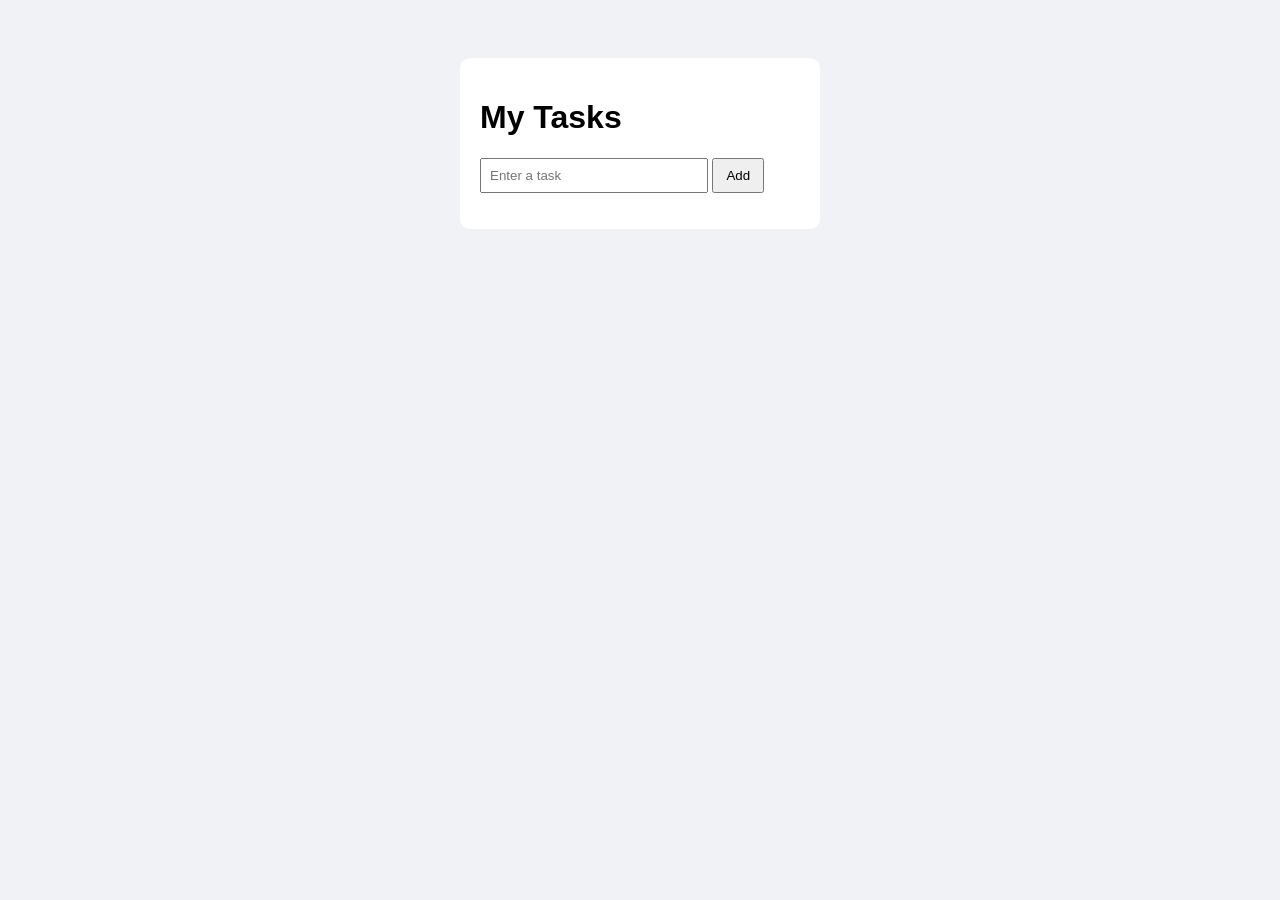
<file: index.html>
<!DOCTYPE html>
<html>
    <head>
        <title>To-Do List</title>

        <link rel="stylesheet" href="style.css">


    </head>

    <body>

        <div class="box">

            <h1>My Tasks</h1>

            <input type="text" id="taskInput" placeholder="Enter a task">
            <button onclick="addTask()">Add</button>
            <ul id="taskList"></ul>

        </div>


        <script src="script.js"></script>
    </body>
    </html>
</file>
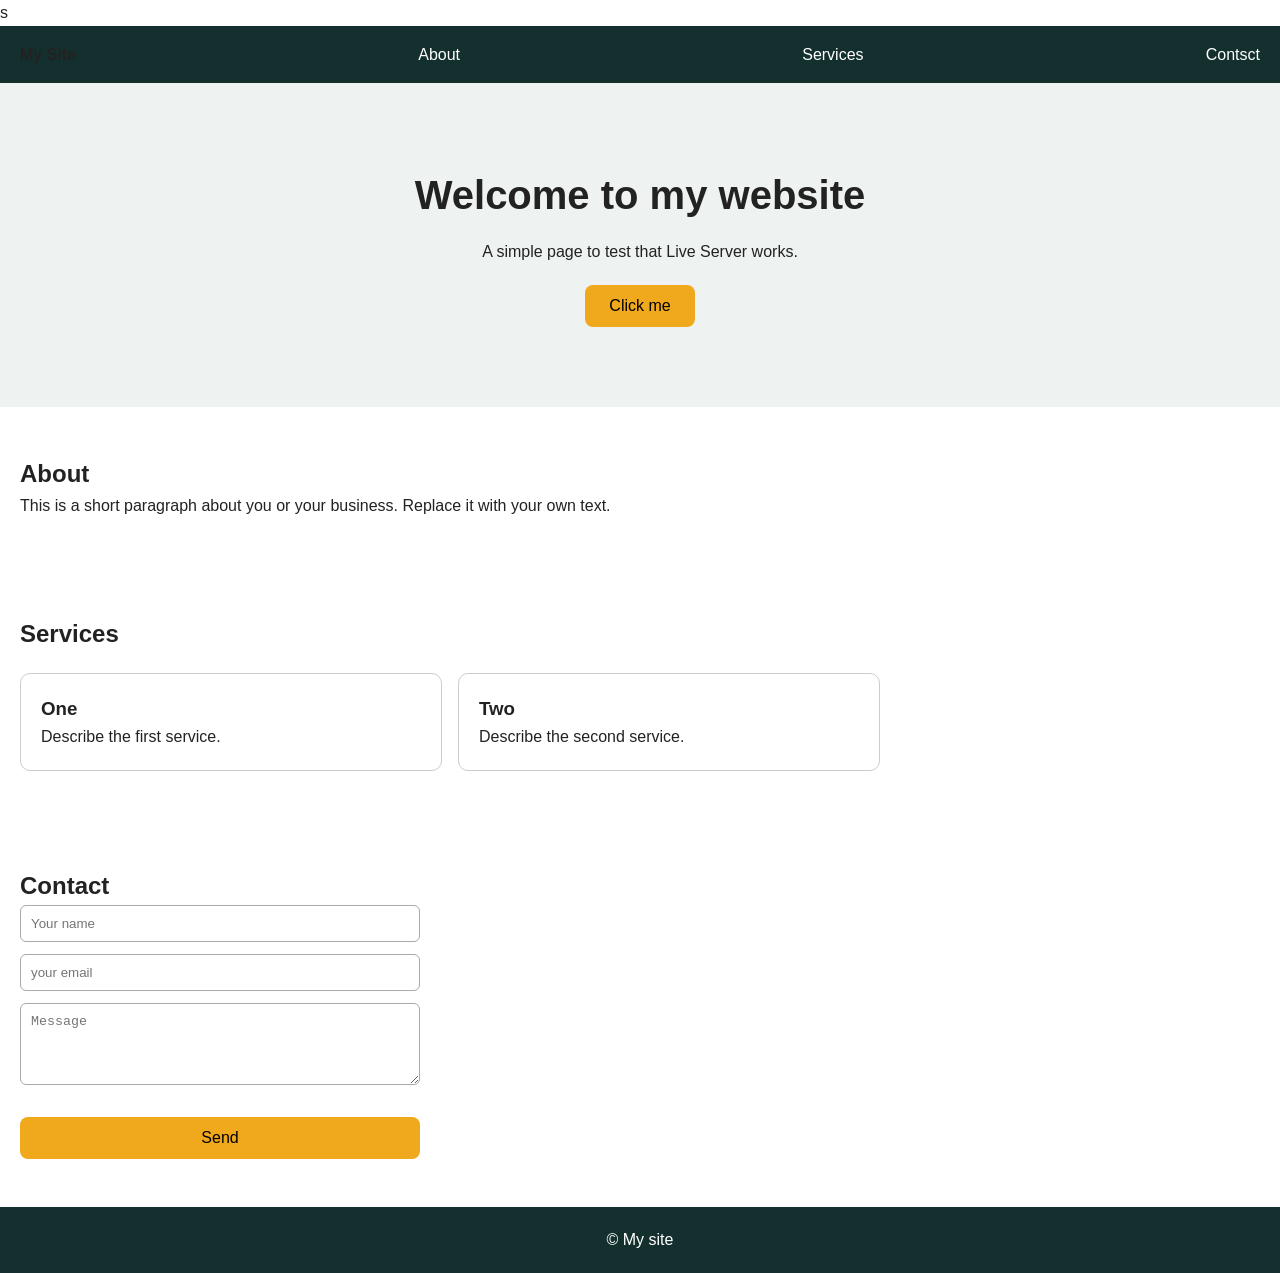
<file: index2.html>
s<!DOCTYPE html>
<html lang="en">

<head>

    <meta charset="UTF-8">
    <meta name="viewport" content="width=device-width, initial-scale=1">

    <title>My Page</title>


    <style>

        * { box-sizing: border-box; margin: 0; padding: } 
        body { font-family: Arial, sans-serif; line-height: 1.6; color: #222; } 
        header { background: #14302e; color #fff; padding: 16px  20px; display: flex; justify-content: space-between; align-items: center; } 
        header a { color: #fff; margin-left: 16px; text-decoration: none; } 
        .hero { padding: 80px 20px; text-align: center; background: #eef3f1; } 
        .hero h1 { font-size: 2.5rem; margin-bottom: 12px; } 
        .btn { display: inline-block; margin-top: 20px; padding: 12px 24px; background: #f0a81c; color: #000; border: none; border-radius: 8px; cursor: pointer; font-size: 1rem; } 
        section { padding: 48px 20px;  max-width: 900px; margin 0 auto; } 
        .cards { display: grid; grid-template-columns: repeat(auto-fit, minmax(220px, 1fr)); gap: 16px; margin-top: 20px; } 
        .card { border: 1px solid #ccc; border-radius: 10px; padding: 20px; } 
        form { display: grid; gap: 12px; max-width: 400px; margin-top 16px; } 
        input, textarea { padding: 10px; font-size 1rem; border: 1px solid #aaa; border-radius: 6px; } 
        footer { background: #14302e; color: #fff; text-align: center; padding: 20px; } 

        </style>

    </head>
    <body>

        <header>

            <strong>My Site</strong> 

        </nav>
        <a href="#about">About</a>
        <a href="#services">Services</a>
        <a href="contact">Contsct</a>

    </nav>
</header>

<div class="hero">
    <h1>Welcome to my website</h1>
    <p>A simple page to test that Live Server works.</p>
    <button class="btn" id="hello">Click me</button>
    <p id="msg"></p>

</div>

<section id="about">
    <h2>About</h2>
    <p>This is a short paragraph about you or your business. Replace it with your own text.</p>
</section>

<section id="services">
    <h2>Services</h2>
    <div class="cards">
        <div class="card"><h3>One</h3><p>Describe the first service.</p></div> 
        <div class="card"><h3>Two</h3><p>Describe the second service.</p></div>

    </div>

</section>

<section id="contact">

    <h2>Contact</h2>

    <form id="form">


        <input type="text" id="name" placeholder="Your name" required>
        <input type="email" id="email" placeholder="your email" required>
        <textarea id="text" rows="4"  placeholder="Message"></textarea>
        <button class="btn" type="submit">Send</button>

    </form>

    <p id="status"></P>
    </section>

    <footer>&copy; <span id="year"></span> My site</footer>

    <script>

        document.getElementById("hello").addEventListener("click", function () {
            document.getElementById("msg").textContent = "It works! Today is " + new Date().toDateString();
        });

        document.getElementById("form").addEventListener("submit", function (e) {
            e.preventDefault(); 

            document.getElementById("status").textContent = 
            "Thanks, " + document.getElementById("name").value + "! Message received.";

            e.target.reset(); 

        });


            document.getElementById("year").textContent = new Date().getFullyYear();

            </script>

            </body>

            </html>
</file>
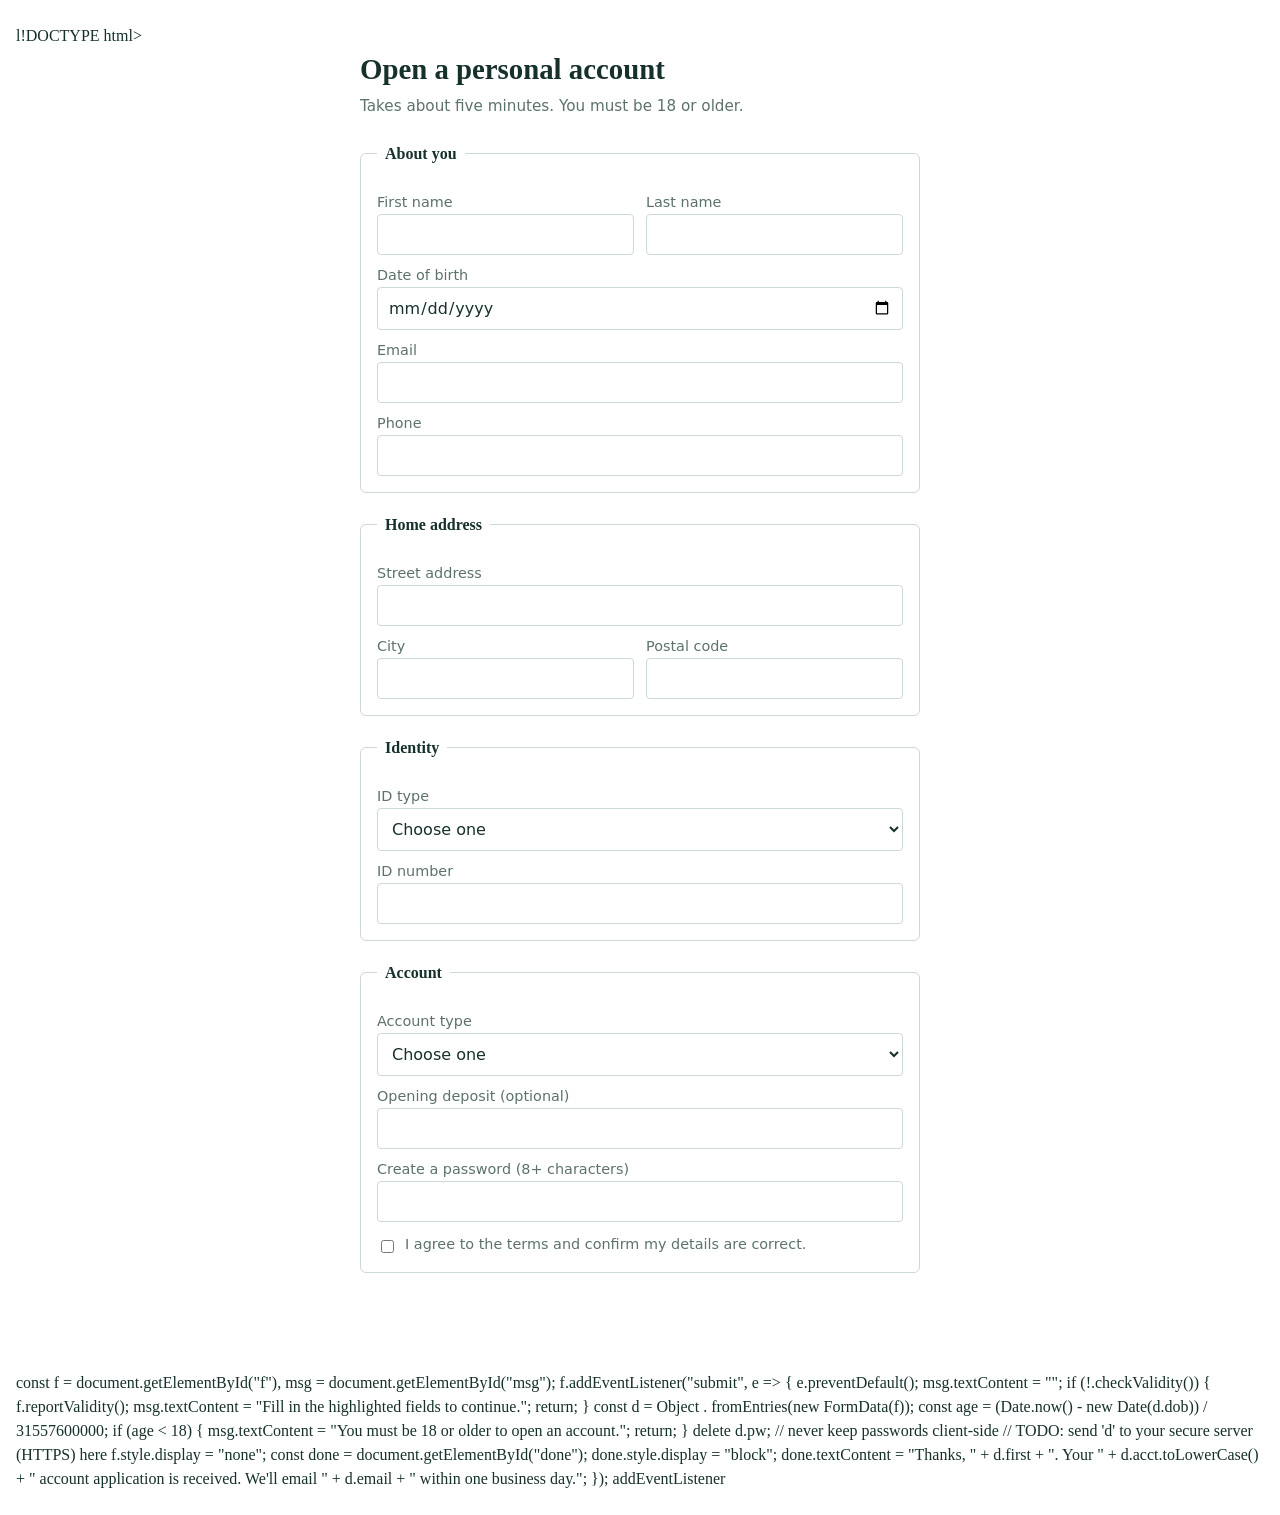
<file: open-account.html>
l!DOCTYPE html> 

<html lang="en">

<head> 
     
    <meta charset="UTF-8"> 
    <meta name="viewport" content="width=device-width, initial-scale=1"> 

    <title>Open a personal account</title> 

    <style> 

    :root{--bg:#f3f6f4,--card:#fff;--ink:#16302b;--muted:#5d726c;--line:#cdd9d4;--accent:#--err:#b3261e} 
    @media (prefers-color-scheme:dark){:root{--bg:#0f1a17;--card:#172521;--ink:#e6f0ec;--muted:#9bb2aa;--line:#2c423c;--accent:#4fc3a4;--err:#ff8a80}} 
    *{box-sizing:border-box} 
    body{margin:0;background:var(--bg);color:var(--ink);font:16px/1.5 Georgia,"Times New Roman",sefif;padding:24px 16px} 
    main{max-width:560px;margin:0 auto} 
    h1{font-size:1.8rem;margin:0 0 4px} 
    p.sub{color:var(--muted);margin:0 0 24px;font-family:system-ui,sans-serif;font-size:.95rem} 
    fieldset{border:1px solid var(--line);border-radius:6px;padding:16px;margin:0 0 20px;background:var(--card)} 
     legend{padding:0 8px;font-weight:bold} 
    label{display:block;margin-top:12px;font:.9rem system-ui,sans-serif;color:var(--muted)} 
    input,select{width:100%;margin-top:4px;padding:10px;border:1px  solid var(--line);border-radius:4px;font:1rem system-ui,sans-serif;background:transparent;color:var(--ink)} 
   input:focus,select:focus,button:focus-visible{outline:2px solid var(--accent);outline-offset:1px} 
.row{display:grid;grid-template-columns:1fr 1fr;gap:12px} 
.check{display:flex;gap:8px;align-items:flex-start;margin-top:14px} 
.check input{width:auto;margin-top:4px} 
.err{color:var(--err);font:.85rem system-ui,sans-serif;min-height:1.1em} 
button{width:100%;padding:14px;border:0;border-radius:4px;background:var(--accent);color:#fff;font:bold 1rem system-ui,sans-serif;cursor:pointer} 
#done{display:none;padding:20px;border:1px solid var(--accent);border-radius:6px;background:var(--card)} 

</style> 
</head> 
<body>

    <main> 
        <h1>Open a personal account</h1> 
        <p class="sub">Takes about five minutes. You must be 18 or older.</p> 

        <form id="f" novalidate> 
            <fieldset> 

                <legend>About you</legend>
                <div class="row"> 

                    <label>First name<input name="first" required autocomplete="given-name"></label> 
                    <label>Last name<input name="last" required autocomplete="family-name"></label>

                </div>

                <label>Date of birth<input type="date" name="dob" required></label> 
                <label>Email<input type="email" name="email" required autocomplete="email"></label> 
                <label>Phone<input type="tel" name="phone" required autocomplete="tel"></label> 

            </fieldset>

            <fieldset>
                <legend>Home address</legend> 
                <label>Street address<input name="street" required autocomplete="street-address"></label>
                <div class="row"> 

                    <label>City<input name="city" required></label> 
                    <label>Postal code<input name="zip" required></label> 

                </div> 

            </fieldset> 

            <fieldset> 
                <legend>Identity</legend> 
                <label>ID type

                    <select name="idtype" required> 
                        <option value="">Choose one</option> 
                        <option>Passport</option> 
                        <option>Driver's licence</option> 
                        <option>National ID card</option> 

                    </select> 
                </label> 

                <label>ID number<input name="idnum" required></label> 
            </fieldset> 

            <fieldset> 

                <legend>Account</legend> 
                <label>Account type
                    <select name="acct" required> 
                        <option value="">Choose one</option> 
                        <option>Checking</option> 
                        <option>Savings</option> 

                    </select> 

                </label> 

                <label>Opening deposit (optional)<input type="number" name="deposit" min="0" step="0.01"></label> 
                <label>Create a password (8+ characters)<input type="password" name="pw"  minlength="8" required autocomplete="new-password"></label> 
                <div class="check"><input type="checkbox"  id="terms" required><label for="terms" style="margin:0">I agree to the terms and confirm my details are correct.</label></div> 
            </fieldset> 


            <div class="err" id="msg" role="alert"></div> 
            <button type="submit">Open account</button>  

        </form> 

        <div id="done" role="status"></div> 
    </main> 

    <scripts>

    const f = document.getElementById("f"), msg = document.getElementById("msg"); 
    f.addEventListener("submit", e => { 
        e.preventDefault(); 
        msg.textContent = ""; 

        if (!.checkValidity()) { 
            f.reportValidity(); 

            msg.textContent = "Fill in the highlighted fields to continue.";  
            return; 

        } 

        const d = Object . fromEntries(new FormData(f)); 
        const age = (Date.now() - new Date(d.dob))  /  31557600000; 
        if (age < 18) { msg.textContent = "You must be 18  or older to open an account."; return; } 
        delete d.pw; // never keep passwords client-side 
        // TODO: send 'd' to your secure server  (HTTPS) here 
        f.style.display = "none";
        const done = document.getElementById("done"); 
         done.style.display = "block"; 

         done.textContent = "Thanks, " +  d.first + ". Your " + d.acct.toLowerCase() + " account application is received. We'll email " + d.email + " within one  business day.";


        
         
    }); 

</script> 
</body> addEventListener
</html>
</file>
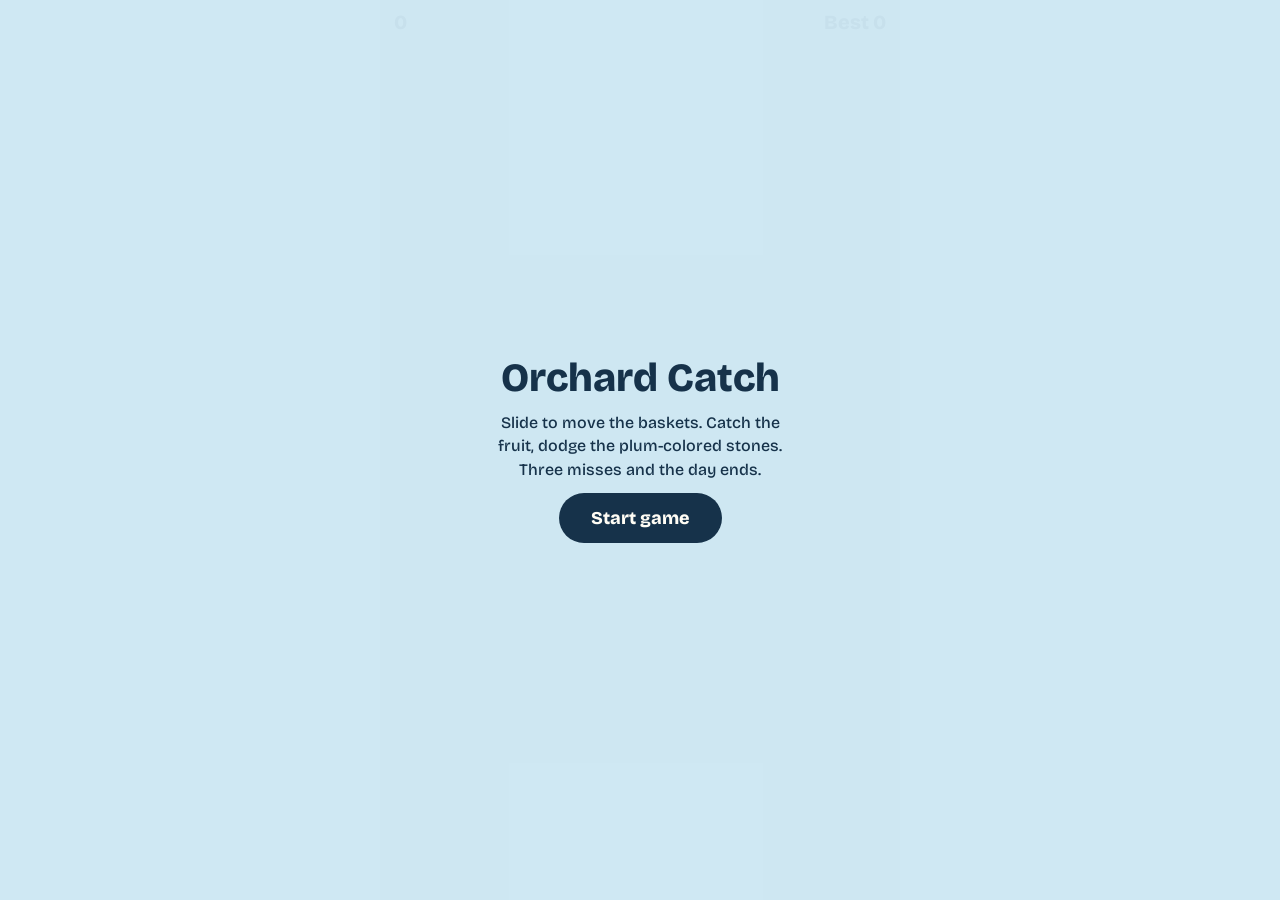
<file: orchard.html>
<!DOCTYPE html>
<html lang="en">


<head>
    <meta charset="utf-8">
    <meta name="viewport" content="width=device-width,  initial-scale=1, viewport-fit=cover">
    <title>Orchard Catch</title>
    <link rel="stylesheet" href="https://fonts.googleapis.com/css2?family=Bricolage+Grotesque:wght@500;800&display=swap">
    <style>
        :root{
            --sky :#cfe8f3;  --ground:#4f8a5b; --ink:#16324a; --card:#fffdf5; --hazard:#7a3b69; --fruit:#e8a317;
            box-sizing:border-box;
            padding-top:env(safe-area-inset-top,0px); padding-bottom:env(safe-area-inset-bottom,0px);
        }
        @media (prefers-color-scheme: dark) {
            :root:not([data-theme="light"]){--sky:#1b2b3b; --ground:#2f5a3b; --ink:#e9f1f7; --card:#223449; --hazard:#c77fb4; --fruit:#f2b93b:}

        }

        :root[data-theme="dark"] --sky:#1b2b3b; --ground:#2f5a3b; --ink:#e9f1f7;  --card;#223449;  --hazard:#c77fb4; --fruit:#f2b93b;}
        html{scroll-padding-top:env(safe-area-inset-top,0px)} 
        html,body{height:100%;margin:0} 
        body{background:var(--sky);color:var(--ink);font-family:"Bricolage Grotesque",system-ui,sans-serif;overscroll-behaviour:none;user-select:none;-webkit-user-select:none} 
        #wrap{position:relative;height:100%;max-width:520px;margin:0 auto} 
        canvas{display:block;width:100%;height:100%} 
        #hud{position:absolute;top:10px;left:14px;right:14px;display:flex;justify-content:space-between;font-weight:800;font-size:20px;pointer-events:none} 
        #panel{position:absolute;inset:0;display:flex;flex-direction:column;align-items:center;justify-content:center;gap:12px;text-align:center;padding:24px;background:color-mix(in srgb,var(--sky) 80%,transparent)}   
        #panel h1{margin:0;font-size:40px;font-weight:800;line-height:1.05}  
        #panel p{margin:0;max-width:30ch;line-height:1.45;font-weight:500}  
        button{font:inherit;font-weight:800;font-size:18px;color:var(--card);background:var(--ink);border:0;border-radius:999px;padding:14px 32px;cursor;pointer}  
        button:focus-visible{outline:3px solid var(--fruit);outline-offset:3px;}  
        .hidden{display:none!important}  

        </style>
        </head>

        <body>

            <div id="wrap"

            <canvas id="c" arial-label="Orchard Catch game"></canvas> 

            <div id="hud"><span id="score">0</span><span id="lives" arial-label="Lives"></span><span id="best">Best 0</span></div>  
            <div id="panel">
                <div  id="panel">


                    <h1 id="title">Orchard Catch</h1> 
                    <p id="msg">Slide to move the baskets. Catch the fruit, dodge the plum-colored stones. Three misses and the day ends.</p> 
                    <button id="go">Start game</button>

                </div>
            </div>
            <script>

                (function() {
                    var cv=document.getElementById('c'),ctx=cv.getContext('2d');
                    var $=function(i){return document.getElementById(i)};
                    var W,H,dpr,basket,items,score,lives,best=0,running=false.last=0,spawn=0,t0=0,tx=null,keys={};
                    try{best=+localStorage.getItem('orchard-best')||0}catch(e){} 
                    $('best').textContent='Best'  +best;


                    function css(n){return getComputedStyle(document.documentElement).getPropertyValue(n).trim()} 
                    function resize(){
                        dpr=window.devicePixelRatio||1;
                        var r=cv.getBoundingClientRect();
                        W=r.width;H=r.height;cv.width=W*dpr;cv.height=H*dpr;ctx.setTransform(dpr,0,0,dpr,0,0); 
                        if(basket){basket.y=H-70;basket.x=Math.min(Math.max(basket.x,basket.w/2),W-basket.w/2)} 

                    }
                    window.addEventListener('resize',resize);
                    function reset(){
                        basket={x:W/2,y:H-70,w:84,h:30}; 
                        items=[];score=0;lives=3;spawn=0;t0=0;tx=null; 
                        draw_hud();


                    }
                    function draw_hud(){
                        $('score').textContent=score;
                        $('live').textContent='\u2665 '.repeat(lives).trim()||'';
                    }
                    function end(){
                        resize();reset();
                        $('panel').classList.add('hidden');
                        running=true;last=perfomance.now();
                        requestAnimationFrame(loop);

                    }

                    function end(){
                        running=false;
                        if(score>best){best=score;try{localStorage.setItem('orchard-best',best)}catch(e){}$('best').textContent='Best '+best} 
                        $('title').textContent=score+(score====1?' fruit':' fruits'); 
                        $('msg').textContent=score>=best&&score>0?'A new best. The orchard is yours.':'Best is '+best+'. Slide the basket and try again.';
                        $('go').textContent='Play again';
                        $('panel').classList.remove('hidden');
                        $('go').focus();

                    }
                    function loop(now)[
                        if(!running)return;
                        var dt=Math.min((now-last)/1000,0.05);last=now;t0+=dt;
                        update(dt);render();
                        requestAnimationFrame(loop);
                }
            
                 function update(dt){
                    var sp=520;
                    if(keys.ArrowLeft||keys.a)basket.x-=sp*dt;
                    if(keys.ArrowRight||keys.d)basket.x+=sp*dt;
                    if(tx!==null)basket.x+=(tx-basket.x)*Math.min(1,dt*18);
                    basket.x=Math.min(Math.max(basket.x,basket.w/2),W-basket.w/2);
                    spawn-=dt;

                    if(spawn<=0){
                        var hazard=Math.random()<Math.min(0.15+t0*0.004,0.35);
                        items.push({x:20+Math.random()*(W-40),y:-20,r:hazard?15:13,v:130+t0*3.5+Math.random()*60,hz:hazard});
                    spawn=Math.max(0.35,0.95-t0*0.012);
                
                    }

                    for(var i=items.length-1;i>=0;i--){
                        var it=items[i];it.y+=it.v*dt;
                        var hit=it.y+it.r>basket.y&&it.y-it.r<basket.y+basket.h&&Math.abs(it.x-basket.x)<basket.w/2+it.r*0.4;
                        if(hit){
                            items.splice(i,1);
                            if(it.hz){lives--;if(navigator.vibrate)try{navigator.vibrate(60)}catch(e){}}else score++;
                            draw_hud();

                            if(lives<=0){end();return}
                        }else if(it.y>H+20){
                            items.splice(i,1);

                            if(!it.hz){lives--:draw_hud():if(lives<=){end();return}}
                        }


                    }
                }
                function render(){
                    ctx.clearRect(0,0,W,H);
                    ctx.fillStyle=css('--ground');;
                    ctx.fillRect(0,H-40,W,40);
                    var fr=css('--fruit'),hz=css('--hazard'),ink=css('--ink');
                    items.forEach(function(it){
                        ctx.beginPath();
                        if(it.hz) {
                            ctx.fillStyle=hz;
                            ctx.moveTo(it.x,it.y-it.r);ctx.lineTo(it.x+it.r,it.y+it.r*o.7);ctx.lineTo(it.x-it.r,it.y+it.r*0.7);ctx.closePath();
                        }else{
                            ctx.fillStyle=fr:ctx.arc(it.x,it.y,it.r,0,Math.pI*2);
                        }
                        ctx.fill();

                    });

                    ctx.fillStyle=ink;
                    var b=basket;
                    ctx.beginPath();
                    ctx.moveTo(b.x-b.w/2,b.y);ctx,lineTo(b.x+b.w/2,b.y);
                    ctx.lineTo(b.x+b.w/2-10,b.y+b.h);ctx.lineTo(b.x-b.w/2+10,b.y+b.h);ctx.closePath();
                    ctx.fill();

                }

                function pos(e){var r=cv.getBoundingClientRect();return e.clientX-r.left} 
                cv.addEventListener('pointerdown',function(e){tx=pos(e)});
                cv.addEventListener('pointermove',function(e){if(e.buttons||e.pointerType==='touch'||e.pointerType==='mouse')tx=pos(e)});
                window.addEventListener('keydown',function(e){keys[e.key]=true;tx=null});
                window.addEventListener('keyup',function(e){keys[e.key]=false});
                $('go').addEventListener('click',start);
                resize();

            }) ();

            </script>

            <script src="script.js"></script>
            
            </body>
            </html>
</file>
<file: style.css>
body {
    font-family: Arial, sans-serif;

    background: #f0f2f5;

    display: flex;

    justify-content: center;

    padding-top: 50px;


}

.box {
    background: white;
    
    padding: 20px;

    border-radius: 10px;

    width: 320px;



}


input { padding: 8px;  width: 65%; }
button { padding: 8px 12px; cursor: pointer; }

li {
    display: flex;
    justify-content: space-between;
    padding: 8px 0;
    border-bottom: 1px solid #ddd;

}
</file>
